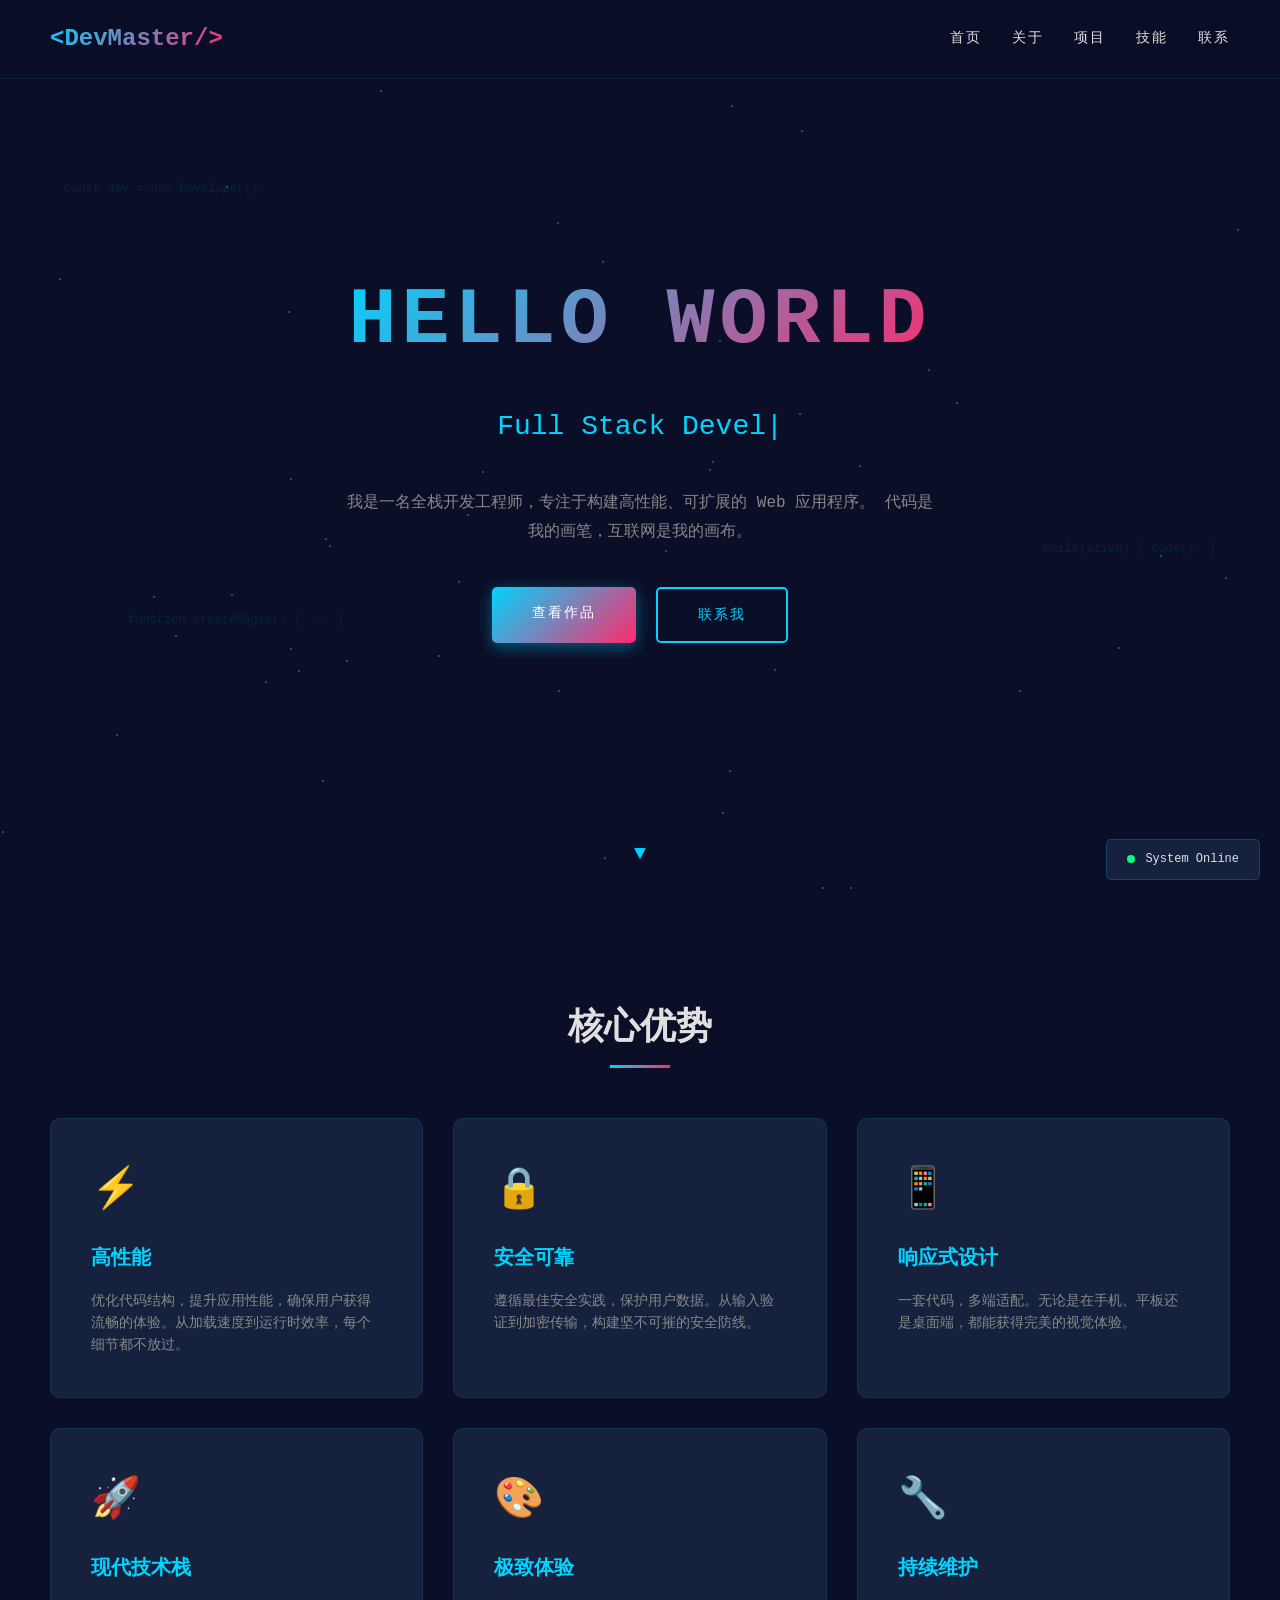
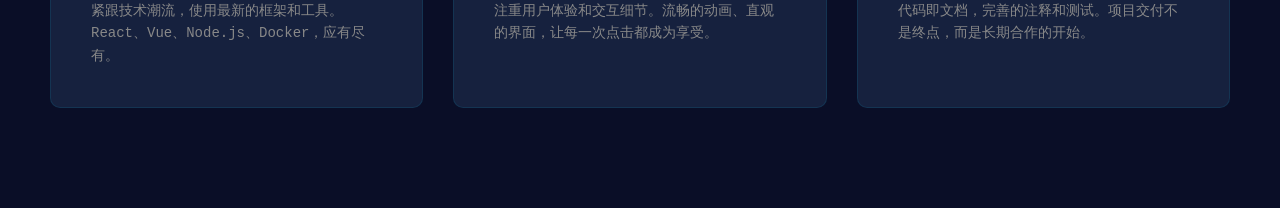
<file: index.html>
<!DOCTYPE html>
<html lang="zh-CN">
<head>
    <meta charset="UTF-8">
    <meta name="viewport" content="width=device-width, initial-scale=1.0">
    <title>DevMaster | Full Stack Developer</title>
    <style>
        * {
            margin: 0;
            padding: 0;
            box-sizing: border-box;
        }

        :root {
            --primary: #00d4ff;
            --secondary: #ff2a6d;
            --bg: #0a0e27;
            --card: #16213e;
            --text: #e0e0e0;
            --dark: #0f0f0f;
        }

        body {
            font-family: 'Consolas', 'Monaco', 'Microsoft YaHei', monospace;
            background: var(--bg);
            color: var(--text);
            overflow-x: hidden;
            line-height: 1.6;
        }

        /* 粒子背景 */
        #particles {
            position: fixed;
            top: 0;
            left: 0;
            width: 100%;
            height: 100%;
            pointer-events: none;
            z-index: 0;
        }

        .particle {
            position: absolute;
            width: 2px;
            height: 2px;
            background: var(--primary);
            border-radius: 50%;
            opacity: 0.5;
            animation: float 10s infinite;
        }

        @keyframes float {
            0%, 100% { transform: translateY(0) translateX(0); opacity: 0.5; }
            50% { transform: translateY(-100vh) translateX(50px); opacity: 1; }
        }

        /* 导航栏 */
        nav {
            position: fixed;
            top: 0;
            width: 100%;
            padding: 20px 50px;
            display: flex;
            justify-content: space-between;
            align-items: center;
            z-index: 1000;
            background: rgba(10, 14, 39, 0.8);
            backdrop-filter: blur(10px);
            border-bottom: 1px solid rgba(0, 212, 255, 0.1);
        }

        .logo {
            font-size: 24px;
            font-weight: bold;
            background: linear-gradient(135deg, var(--primary), var(--secondary));
            -webkit-background-clip: text;
            -webkit-text-fill-color: transparent;
            background-clip: text;
            text-decoration: none;
        }

        .nav-links {
            display: flex;
            gap: 30px;
            list-style: none;
        }

        .nav-links a {
            color: var(--text);
            text-decoration: none;
            font-size: 14px;
            position: relative;
            transition: color 0.3s;
            text-transform: uppercase;
            letter-spacing: 2px;
        }

        .nav-links a::after {
            content: '';
            position: absolute;
            bottom: -5px;
            left: 0;
            width: 0;
            height: 2px;
            background: linear-gradient(90deg, var(--primary), var(--secondary));
            transition: width 0.3s;
        }

        .nav-links a:hover {
            color: var(--primary);
        }

        .nav-links a:hover::after {
            width: 100%;
        }

        /* Hero 区域 */
        .hero {
            height: 100vh;
            display: flex;
            flex-direction: column;
            justify-content: center;
            align-items: center;
            position: relative;
            z-index: 1;
            text-align: center;
            padding: 0 20px;
        }

        .hero h1 {
            font-size: clamp(40px, 8vw, 80px);
            font-weight: 700;
            margin-bottom: 20px;
            background: linear-gradient(135deg, var(--primary), var(--secondary), var(--primary));
            background-size: 200% 200%;
            -webkit-background-clip: text;
            -webkit-text-fill-color: transparent;
            background-clip: text;
            animation: gradientShift 3s ease infinite;
            letter-spacing: 5px;
        }

        @keyframes gradientShift {
            0%, 100% { background-position: 0% 50%; }
            50% { background-position: 100% 50%; }
        }

        .typing {
            font-size: clamp(18px, 3vw, 28px);
            color: var(--primary);
            margin-bottom: 40px;
            min-height: 40px;
        }

        .typing::after {
            content: '|';
            animation: blink 1s infinite;
        }

        @keyframes blink {
            0%, 100% { opacity: 1; }
            50% { opacity: 0; }
        }

        .hero-desc {
            max-width: 600px;
            font-size: 16px;
            color: #888;
            margin-bottom: 40px;
            line-height: 1.8;
        }

        .btn-group {
            display: flex;
            gap: 20px;
            flex-wrap: wrap;
            justify-content: center;
        }

        .btn {
            padding: 15px 40px;
            border: none;
            border-radius: 5px;
            font-size: 14px;
            cursor: pointer;
            text-decoration: none;
            text-transform: uppercase;
            letter-spacing: 2px;
            transition: all 0.3s;
            position: relative;
            overflow: hidden;
            font-family: inherit;
        }

        .btn-primary {
            background: linear-gradient(135deg, var(--primary), var(--secondary));
            color: #fff;
            box-shadow: 0 4px 15px rgba(0, 212, 255, 0.4);
        }

        .btn-primary:hover {
            transform: translateY(-2px);
            box-shadow: 0 8px 25px rgba(0, 212, 255, 0.6);
        }

        .btn-outline {
            background: transparent;
            color: var(--primary);
            border: 2px solid var(--primary);
        }

        .btn-outline:hover {
            background: var(--primary);
            color: var(--bg);
            transform: translateY(-2px);
        }

        /* 滚动指示器 */
        .scroll-indicator {
            position: absolute;
            bottom: 30px;
            left: 50%;
            transform: translateX(-50%);
            animation: bounce 2s infinite;
        }

        .scroll-indicator::before {
            content: '▼';
            color: var(--primary);
            font-size: 20px;
        }

        @keyframes bounce {
            0%, 100% { transform: translateX(-50%) translateY(0); }
            50% { transform: translateX(-50%) translateY(10px); }
        }

        /* 特性区域 */
        .features {
            padding: 100px 50px;
            position: relative;
            z-index: 1;
        }

        .section-title {
            text-align: center;
            font-size: 36px;
            margin-bottom: 60px;
            position: relative;
            display: inline-block;
            left: 50%;
            transform: translateX(-50%);
        }

        .section-title::after {
            content: '';
            position: absolute;
            bottom: -10px;
            left: 50%;
            transform: translateX(-50%);
            width: 60px;
            height: 3px;
            background: linear-gradient(90deg, var(--primary), var(--secondary));
        }

        .feature-grid {
            display: grid;
            grid-template-columns: repeat(auto-fit, minmax(300px, 1fr));
            gap: 30px;
            max-width: 1200px;
            margin: 0 auto;
        }

        .feature-card {
            background: var(--card);
            padding: 40px;
            border-radius: 10px;
            border: 1px solid rgba(0, 212, 255, 0.1);
            transition: all 0.3s;
            position: relative;
            overflow: hidden;
        }

        .feature-card::before {
            content: '';
            position: absolute;
            top: 0;
            left: 0;
            width: 100%;
            height: 3px;
            background: linear-gradient(90deg, var(--primary), var(--secondary));
            transform: scaleX(0);
            transition: transform 0.3s;
        }

        .feature-card:hover::before {
            transform: scaleX(1);
        }

        .feature-card:hover {
            transform: translateY(-5px);
            box-shadow: 0 10px 30px rgba(0, 212, 255, 0.2);
            border-color: rgba(0, 212, 255, 0.3);
        }

        .feature-icon {
            font-size: 40px;
            margin-bottom: 20px;
        }

        .feature-card h3 {
            font-size: 20px;
            margin-bottom: 15px;
            color: var(--primary);
        }

        .feature-card p {
            color: #888;
            font-size: 14px;
        }

        /* 状态栏 */
        .status-bar {
            position: fixed;
            bottom: 20px;
            right: 20px;
            background: var(--card);
            padding: 10px 20px;
            border-radius: 5px;
            border: 1px solid rgba(0, 212, 255, 0.2);
            font-size: 12px;
            z-index: 1000;
            display: flex;
            align-items: center;
            gap: 10px;
        }

        .status-dot {
            width: 8px;
            height: 8px;
            background: #00ff88;
            border-radius: 50%;
            animation: pulse 2s infinite;
        }

        @keyframes pulse {
            0%, 100% { opacity: 1; }
            50% { opacity: 0.5; }
        }

        /* 代码装饰 */
        .code-decoration {
            position: fixed;
            font-family: 'Consolas', monospace;
            font-size: 12px;
            color: rgba(0, 212, 255, 0.1);
            z-index: 0;
            pointer-events: none;
            white-space: pre;
        }

        /* 响应式 */
        @media (max-width: 768px) {
            .nav-links {
                display: none;
            }

            .features {
                padding: 50px 20px;
            }

            .feature-grid {
                grid-template-columns: 1fr;
            }
        }
    </style>
</head>
<body>
    <!-- 粒子背景 -->
    <div id="particles"></div>

    <!-- 代码装饰 -->
    <div class="code-decoration" style="top: 20%; left: 5%;">const dev = new Developer();</div>
    <div class="code-decoration" style="top: 60%; right: 5%;">while(alive) { code(); }</div>
    <div class="code-decoration" style="bottom: 30%; left: 10%;">function createMagic() { ... }</div>

    <!-- 导航栏 -->
    <nav>
        <a href="index.html" class="logo">&lt;DevMaster/&gt;</a>
        <ul class="nav-links">
            <li><a href="index.html">首页</a></li>
            <li><a href="about.html">关于</a></li>
            <li><a href="projects.html">项目</a></li>
            <li><a href="skills.html">技能</a></li>
            <li><a href="contact.html">联系</a></li>
        </ul>
    </nav>

    <!-- Hero -->
    <section class="hero">
        <h1>HELLO WORLD</h1>
        <div class="typing" id="typing"></div>
        <p class="hero-desc">
            我是一名全栈开发工程师，专注于构建高性能、可扩展的 Web 应用程序。
            代码是我的画笔，互联网是我的画布。
        </p>
        <div class="btn-group">
            <a href="projects.html" class="btn btn-primary">查看作品</a>
            <a href="contact.html" class="btn btn-outline">联系我</a>
        </div>
        <div class="scroll-indicator"></div>
    </section>

    <!-- 特性 -->
    <section class="features">
        <h2 class="section-title">核心优势</h2>
        <div class="feature-grid">
            <div class="feature-card">
                <div class="feature-icon">⚡</div>
                <h3>高性能</h3>
                <p>优化代码结构，提升应用性能，确保用户获得流畅的体验。从加载速度到运行时效率，每个细节都不放过。</p>
            </div>
            <div class="feature-card">
                <div class="feature-icon">🔒</div>
                <h3>安全可靠</h3>
                <p>遵循最佳安全实践，保护用户数据。从输入验证到加密传输，构建坚不可摧的安全防线。</p>
            </div>
            <div class="feature-card">
                <div class="feature-icon">📱</div>
                <h3>响应式设计</h3>
                <p>一套代码，多端适配。无论是在手机、平板还是桌面端，都能获得完美的视觉体验。</p>
            </div>
            <div class="feature-card">
                <div class="feature-icon">🚀</div>
                <h3>现代技术栈</h3>
                <p>紧跟技术潮流，使用最新的框架和工具。React、Vue、Node.js、Docker，应有尽有。</p>
            </div>
            <div class="feature-card">
                <div class="feature-icon">🎨</div>
                <h3>极致体验</h3>
                <p>注重用户体验和交互细节。流畅的动画、直观的界面，让每一次点击都成为享受。</p>
            </div>
            <div class="feature-card">
                <div class="feature-icon">🔧</div>
                <h3>持续维护</h3>
                <p>代码即文档，完善的注释和测试。项目交付不是终点，而是长期合作的开始。</p>
            </div>
        </div>
    </section>

    <!-- 状态栏 -->
    <div class="status-bar">
        <div class="status-dot"></div>
        <span>System Online</span>
    </div>

    <script>
        // 生成粒子
        const particles = document.getElementById('particles');
        for (let i = 0; i < 50; i++) {
            const p = document.createElement('div');
            p.className = 'particle';
            p.style.left = Math.random() * 100 + 'vw';
            p.style.top = Math.random() * 100 + 'vh';
            p.style.animationDelay = Math.random() * 10 + 's';
            p.style.animationDuration = (Math.random() * 10 + 10) + 's';
            particles.appendChild(p);
        }

        // 打字机效果
        const texts = [
            'Full Stack Developer',
            'Code is Poetry',
            'Building the Future',
            'Think Different'
        ];
        let textIndex = 0;
        let charIndex = 0;
        let isDeleting = false;
        const typingEl = document.getElementById('typing');

        function type() {
            const current = texts[textIndex];
            if (isDeleting) {
                typingEl.textContent = current.substring(0, charIndex - 1);
                charIndex--;
            } else {
                typingEl.textContent = current.substring(0, charIndex + 1);
                charIndex++;
            }

            let speed = isDeleting ? 50 : 100;
            if (!isDeleting && charIndex === current.length) {
                speed = 2000;
                isDeleting = true;
            } else if (isDeleting && charIndex === 0) {
                isDeleting = false;
                textIndex = (textIndex + 1) % texts.length;
                speed = 500;
            }

            setTimeout(type, speed);
        }
        type();
    </script>
</body>
</html>
</file>
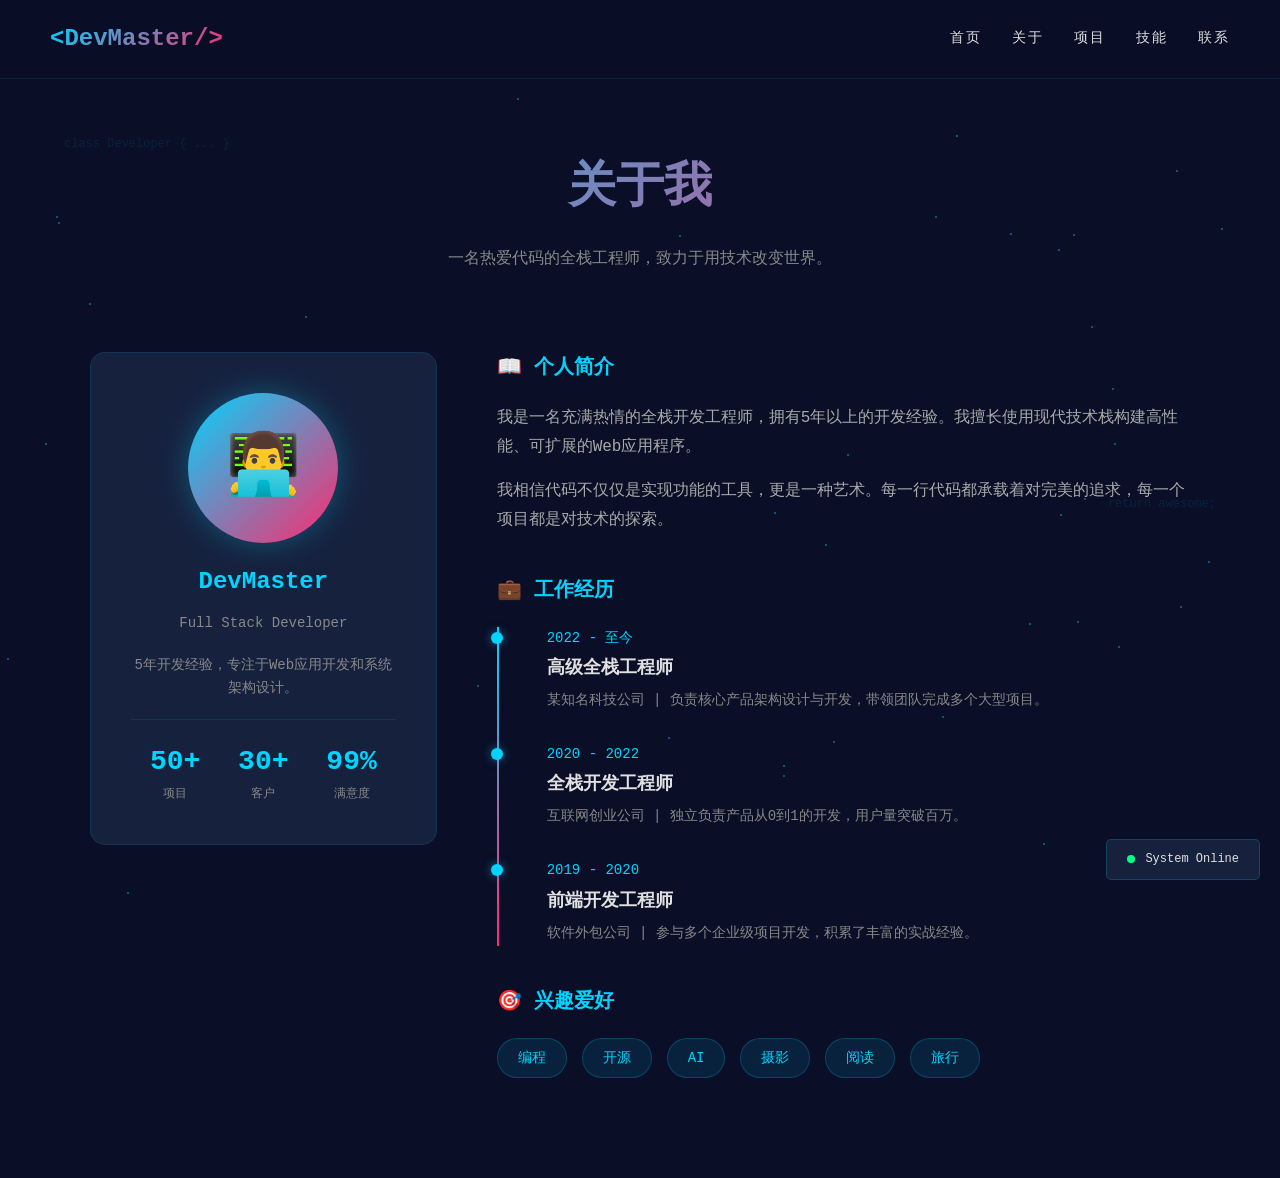
<file: about.html>
<!DOCTYPE html>
<html lang="zh-CN">
<head>
    <meta charset="UTF-8">
    <meta name="viewport" content="width=device-width, initial-scale=1.0">
    <title>关于我 | DevMaster</title>
    <link rel="stylesheet" href="css/style.css">
    <style>
        .about-hero {
            padding: 150px 50px 80px;
            text-align: center;
            position: relative;
            z-index: 1;
        }

        .about-hero h1 {
            font-size: clamp(32px, 5vw, 48px);
            margin-bottom: 20px;
            background: linear-gradient(135deg, var(--primary), var(--secondary));
            -webkit-background-clip: text;
            -webkit-text-fill-color: transparent;
            background-clip: text;
        }

        .about-hero p {
            color: #888;
            max-width: 600px;
            margin: 0 auto;
            font-size: 16px;
        }

        .about-grid {
            display: grid;
            grid-template-columns: 1fr 2fr;
            gap: 60px;
            max-width: 1200px;
            margin: 0 auto;
            padding: 0 50px 100px;
            position: relative;
            z-index: 1;
        }

        .profile-card {
            background: var(--card);
            padding: 40px;
            border-radius: 15px;
            text-align: center;
            border: 1px solid rgba(0, 212, 255, 0.1);
            height: fit-content;
        }

        .avatar {
            width: 150px;
            height: 150px;
            border-radius: 50%;
            background: linear-gradient(135deg, var(--primary), var(--secondary));
            margin: 0 auto 20px;
            display: flex;
            align-items: center;
            justify-content: center;
            font-size: 60px;
            box-shadow: 0 0 30px rgba(0, 212, 255, 0.3);
        }

        .profile-card h2 {
            font-size: 24px;
            margin-bottom: 10px;
            color: var(--primary);
        }

        .profile-card .role {
            color: #888;
            font-size: 14px;
            margin-bottom: 20px;
        }

        .profile-card .stats {
            display: flex;
            justify-content: space-around;
            margin-top: 20px;
            padding-top: 20px;
            border-top: 1px solid rgba(0, 212, 255, 0.1);
        }

        .stat-item h3 {
            font-size: 28px;
            color: var(--primary);
        }

        .stat-item p {
            font-size: 12px;
            color: #888;
        }

        .info-section h3 {
            color: var(--primary);
            font-size: 20px;
            margin-bottom: 20px;
            display: flex;
            align-items: center;
            gap: 10px;
        }

        .info-section p {
            color: #aaa;
            line-height: 1.8;
            margin-bottom: 15px;
        }

        .timeline {
            position: relative;
            padding-left: 30px;
        }

        .timeline::before {
            content: '';
            position: absolute;
            left: 0;
            top: 0;
            bottom: 0;
            width: 2px;
            background: linear-gradient(to bottom, var(--primary), var(--secondary));
        }

        .timeline-item {
            position: relative;
            margin-bottom: 30px;
            padding-left: 20px;
        }

        .timeline-item::before {
            content: '';
            position: absolute;
            left: -36px;
            top: 5px;
            width: 12px;
            height: 12px;
            border-radius: 50%;
            background: var(--primary);
            box-shadow: 0 0 10px rgba(0, 212, 255, 0.5);
        }

        .timeline-item .year {
            color: var(--primary);
            font-size: 14px;
            margin-bottom: 5px;
        }

        .timeline-item h4 {
            font-size: 18px;
            margin-bottom: 5px;
        }

        .timeline-item p {
            color: #888;
            font-size: 14px;
        }

        .interests {
            display: flex;
            gap: 15px;
            flex-wrap: wrap;
            margin-top: 20px;
        }

        .interest-tag {
            padding: 8px 20px;
            background: rgba(0, 212, 255, 0.1);
            border: 1px solid rgba(0, 212, 255, 0.2);
            border-radius: 20px;
            font-size: 14px;
            color: var(--primary);
            transition: all 0.3s;
        }

        .interest-tag:hover {
            background: rgba(0, 212, 255, 0.2);
            transform: translateY(-2px);
        }

        @media (max-width: 768px) {
            .about-grid {
                grid-template-columns: 1fr;
                padding: 0 20px 50px;
            }

            .about-hero {
                padding: 120px 20px 50px;
            }
        }
    </style>
</head>
<body>
    <div id="particles"></div>

    <div class="code-decoration" style="top: 15%; left: 5%;">class Developer { ... }</div>
    <div class="code-decoration" style="top: 55%; right: 5%;">return awesome;</div>

    <nav>
        <a href="index.html" class="logo">&lt;DevMaster/&gt;</a>
        <ul class="nav-links">
            <li><a href="index.html">首页</a></li>
            <li><a href="about.html">关于</a></li>
            <li><a href="projects.html">项目</a></li>
            <li><a href="skills.html">技能</a></li>
            <li><a href="contact.html">联系</a></li>
        </ul>
    </nav>

    <section class="about-hero">
        <h1>关于我</h1>
        <p>一名热爱代码的全栈工程师，致力于用技术改变世界。</p>
    </section>

    <div class="about-grid">
        <div class="profile-card">
            <div class="avatar">👨‍💻</div>
            <h2>DevMaster</h2>
            <p class="role">Full Stack Developer</p>
            <p style="color: #888; font-size: 14px;">5年开发经验，专注于Web应用开发和系统架构设计。</p>
            <div class="stats">
                <div class="stat-item">
                    <h3>50+</h3>
                    <p>项目</p>
                </div>
                <div class="stat-item">
                    <h3>30+</h3>
                    <p>客户</p>
                </div>
                <div class="stat-item">
                    <h3>99%</h3>
                    <p>满意度</p>
                </div>
            </div>
        </div>

        <div class="info-section">
            <h3>📖 个人简介</h3>
            <p>我是一名充满热情的全栈开发工程师，拥有5年以上的开发经验。我擅长使用现代技术栈构建高性能、可扩展的Web应用程序。</p>
            <p>我相信代码不仅仅是实现功能的工具，更是一种艺术。每一行代码都承载着对完美的追求，每一个项目都是对技术的探索。</p>

            <h3 style="margin-top: 40px;">💼 工作经历</h3>
            <div class="timeline">
                <div class="timeline-item">
                    <div class="year">2022 - 至今</div>
                    <h4>高级全栈工程师</h4>
                    <p>某知名科技公司 | 负责核心产品架构设计与开发，带领团队完成多个大型项目。</p>
                </div>
                <div class="timeline-item">
                    <div class="year">2020 - 2022</div>
                    <h4>全栈开发工程师</h4>
                    <p>互联网创业公司 | 独立负责产品从0到1的开发，用户量突破百万。</p>
                </div>
                <div class="timeline-item">
                    <div class="year">2019 - 2020</div>
                    <h4>前端开发工程师</h4>
                    <p>软件外包公司 | 参与多个企业级项目开发，积累了丰富的实战经验。</p>
                </div>
            </div>

            <h3 style="margin-top: 40px;">🎯 兴趣爱好</h3>
            <div class="interests">
                <span class="interest-tag">编程</span>
                <span class="interest-tag">开源</span>
                <span class="interest-tag">AI</span>
                <span class="interest-tag">摄影</span>
                <span class="interest-tag">阅读</span>
                <span class="interest-tag">旅行</span>
            </div>
        </div>
    </div>

    <div class="status-bar">
        <div class="status-dot"></div>
        <span>System Online</span>
    </div>

    <script>
        const particles = document.getElementById('particles');
        for (let i = 0; i < 50; i++) {
            const p = document.createElement('div');
            p.className = 'particle';
            p.style.left = Math.random() * 100 + 'vw';
            p.style.top = Math.random() * 100 + 'vh';
            p.style.animationDelay = Math.random() * 10 + 's';
            p.style.animationDuration = (Math.random() * 10 + 10) + 's';
            particles.appendChild(p);
        }
    </script>
</body>
</html>
</file>
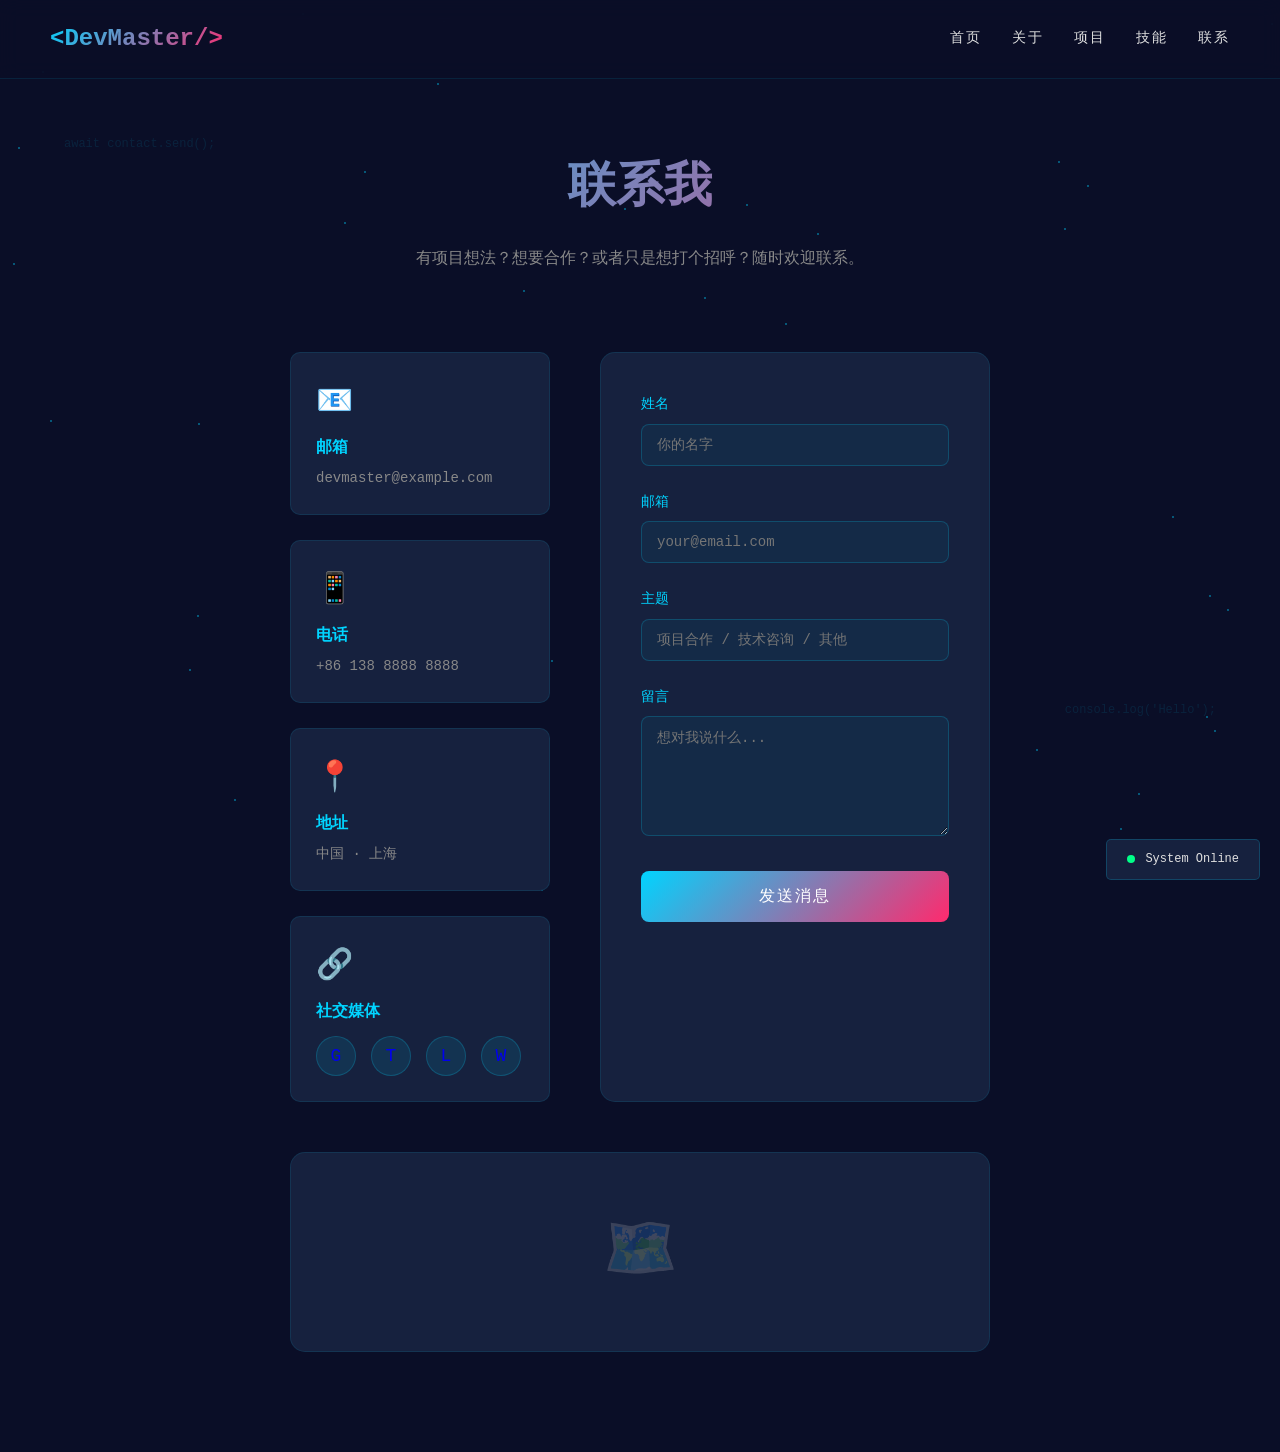
<file: contact.html>
<!DOCTYPE html>
<html lang="zh-CN">
<head>
    <meta charset="UTF-8">
    <meta name="viewport" content="width=device-width, initial-scale=1.0">
    <title>联系我 | DevMaster</title>
    <link rel="stylesheet" href="css/style.css">
    <style>
        .contact-hero {
            padding: 150px 50px 80px;
            text-align: center;
            position: relative;
            z-index: 1;
        }

        .contact-hero h1 {
            font-size: clamp(32px, 5vw, 48px);
            margin-bottom: 20px;
            background: linear-gradient(135deg, var(--primary), var(--secondary));
            -webkit-background-clip: text;
            -webkit-text-fill-color: transparent;
            background-clip: text;
        }

        .contact-hero p {
            color: #888;
            max-width: 600px;
            margin: 0 auto;
            font-size: 16px;
        }

        .contact-container {
            max-width: 800px;
            margin: 0 auto;
            padding: 0 50px 100px;
            position: relative;
            z-index: 1;
        }

        .contact-grid {
            display: grid;
            grid-template-columns: 1fr 1.5fr;
            gap: 50px;
        }

        .contact-info {
            display: flex;
            flex-direction: column;
            gap: 25px;
        }

        .info-item {
            background: var(--card);
            padding: 25px;
            border-radius: 10px;
            border: 1px solid rgba(0, 212, 255, 0.1);
            transition: all 0.3s;
        }

        .info-item:hover {
            transform: translateY(-5px);
            border-color: rgba(0, 212, 255, 0.3);
            box-shadow: 0 10px 30px rgba(0, 212, 255, 0.2);
        }

        .info-item .icon {
            font-size: 30px;
            margin-bottom: 10px;
        }

        .info-item h3 {
            font-size: 16px;
            color: var(--primary);
            margin-bottom: 5px;
        }

        .info-item p {
            color: #888;
            font-size: 14px;
        }

        .social-links {
            display: flex;
            gap: 15px;
            margin-top: 10px;
        }

        .social-links a {
            width: 40px;
            height: 40px;
            border-radius: 50%;
            background: rgba(0, 212, 255, 0.1);
            border: 1px solid rgba(0, 212, 255, 0.2);
            display: flex;
            align-items: center;
            justify-content: center;
            font-size: 18px;
            text-decoration: none;
            transition: all 0.3s;
        }

        .social-links a:hover {
            background: var(--primary);
            transform: translateY(-3px);
            box-shadow: 0 5px 15px rgba(0, 212, 255, 0.4);
        }

        .contact-form {
            background: var(--card);
            padding: 40px;
            border-radius: 15px;
            border: 1px solid rgba(0, 212, 255, 0.1);
        }

        .form-group {
            margin-bottom: 25px;
        }

        .form-group label {
            display: block;
            margin-bottom: 8px;
            color: var(--primary);
            font-size: 14px;
        }

        .form-group input,
        .form-group textarea {
            width: 100%;
            padding: 12px 15px;
            background: rgba(0, 212, 255, 0.05);
            border: 1px solid rgba(0, 212, 255, 0.2);
            border-radius: 8px;
            color: var(--text);
            font-family: inherit;
            font-size: 14px;
            transition: all 0.3s;
            outline: none;
        }

        .form-group input:focus,
        .form-group textarea:focus {
            border-color: var(--primary);
            box-shadow: 0 0 10px rgba(0, 212, 255, 0.2);
        }

        .form-group textarea {
            min-height: 120px;
            resize: vertical;
        }

        .submit-btn {
            width: 100%;
            padding: 15px;
            background: linear-gradient(135deg, var(--primary), var(--secondary));
            border: none;
            border-radius: 8px;
            color: #fff;
            font-size: 16px;
            font-family: inherit;
            cursor: pointer;
            transition: all 0.3s;
            text-transform: uppercase;
            letter-spacing: 2px;
        }

        .submit-btn:hover {
            transform: translateY(-2px);
            box-shadow: 0 8px 25px rgba(0, 212, 255, 0.4);
        }

        .map-placeholder {
            margin-top: 50px;
            height: 200px;
            background: var(--card);
            border-radius: 15px;
            border: 1px solid rgba(0, 212, 255, 0.1);
            display: flex;
            align-items: center;
            justify-content: center;
            font-size: 60px;
            color: rgba(0, 212, 255, 0.2);
        }

        @media (max-width: 768px) {
            .contact-grid {
                grid-template-columns: 1fr;
            }

            .contact-container {
                padding: 0 20px 50px;
            }

            .contact-hero {
                padding: 120px 20px 50px;
            }
        }
    </style>
</head>
<body>
    <div id="particles"></div>

    <div class="code-decoration" style="top: 15%; left: 5%;">await contact.send();</div>
    <div class="code-decoration" style="bottom: 20%; right: 5%;">console.log('Hello');</div>

    <nav>
        <a href="index.html" class="logo">&lt;DevMaster/&gt;</a>
        <ul class="nav-links">
            <li><a href="index.html">首页</a></li>
            <li><a href="about.html">关于</a></li>
            <li><a href="projects.html">项目</a></li>
            <li><a href="skills.html">技能</a></li>
            <li><a href="contact.html">联系</a></li>
        </ul>
    </nav>

    <section class="contact-hero">
        <h1>联系我</h1>
        <p>有项目想法？想要合作？或者只是想打个招呼？随时欢迎联系。</p>
    </section>

    <div class="contact-container">
        <div class="contact-grid">
            <div class="contact-info">
                <div class="info-item">
                    <div class="icon">📧</div>
                    <h3>邮箱</h3>
                    <p>devmaster@example.com</p>
                </div>
                <div class="info-item">
                    <div class="icon">📱</div>
                    <h3>电话</h3>
                    <p>+86 138 8888 8888</p>
                </div>
                <div class="info-item">
                    <div class="icon">📍</div>
                    <h3>地址</h3>
                    <p>中国 · 上海</p>
                </div>
                <div class="info-item">
                    <div class="icon">🔗</div>
                    <h3>社交媒体</h3>
                    <div class="social-links">
                        <a href="#">G</a>
                        <a href="#">T</a>
                        <a href="#">L</a>
                        <a href="#">W</a>
                    </div>
                </div>
            </div>

            <div class="contact-form">
                <form onsubmit="event.preventDefault(); alert('消息已发送！');">
                    <div class="form-group">
                        <label>姓名</label>
                        <input type="text" placeholder="你的名字" required>
                    </div>
                    <div class="form-group">
                        <label>邮箱</label>
                        <input type="email" placeholder="your@email.com" required>
                    </div>
                    <div class="form-group">
                        <label>主题</label>
                        <input type="text" placeholder="项目合作 / 技术咨询 / 其他" required>
                    </div>
                    <div class="form-group">
                        <label>留言</label>
                        <textarea placeholder="想对我说什么..." required></textarea>
                    </div>
                    <button type="submit" class="submit-btn">发送消息</button>
                </form>
            </div>
        </div>

        <div class="map-placeholder">🗺️</div>
    </div>

    <div class="status-bar">
        <div class="status-dot"></div>
        <span>System Online</span>
    </div>

    <script>
        const particles = document.getElementById('particles');
        for (let i = 0; i < 50; i++) {
            const p = document.createElement('div');
            p.className = 'particle';
            p.style.left = Math.random() * 100 + 'vw';
            p.style.top = Math.random() * 100 + 'vh';
            p.style.animationDelay = Math.random() * 10 + 's';
            p.style.animationDuration = (Math.random() * 10 + 10) + 's';
            particles.appendChild(p);
        }
    </script>
</body>
</html>
</file>
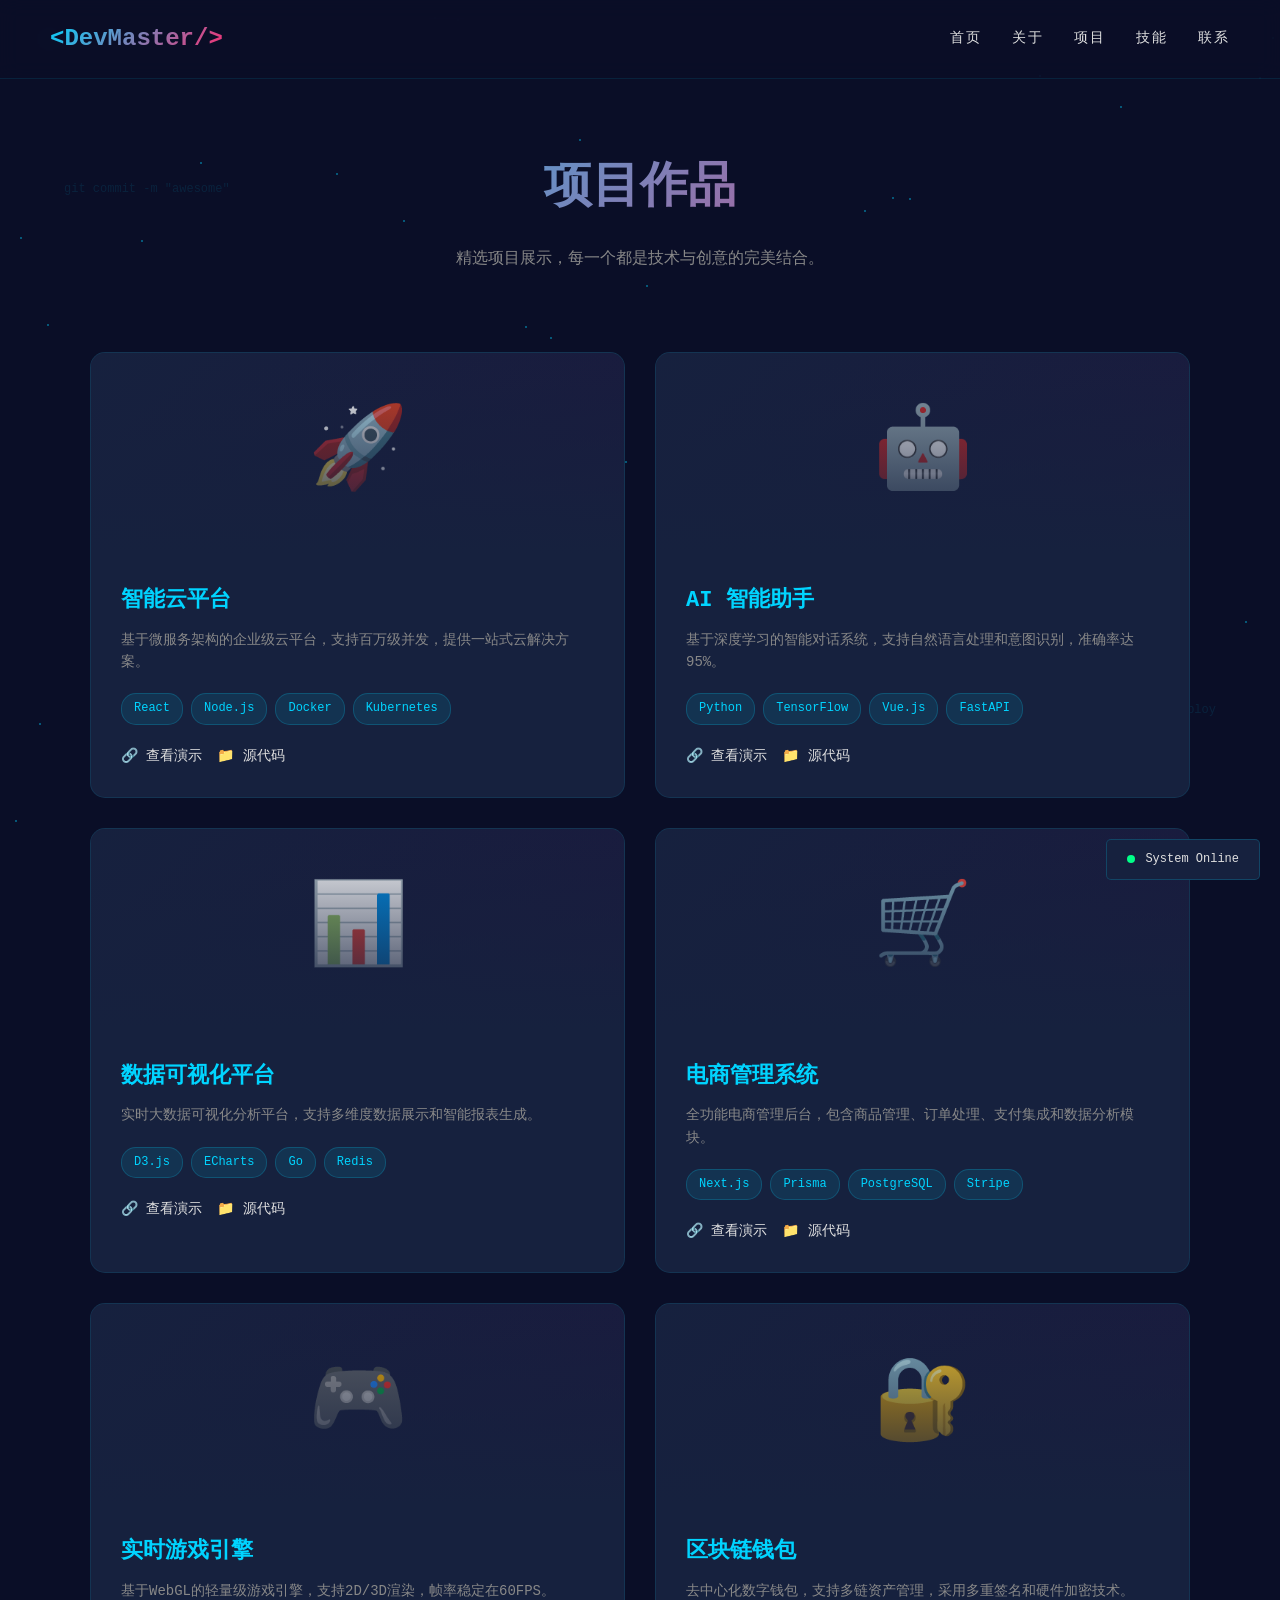
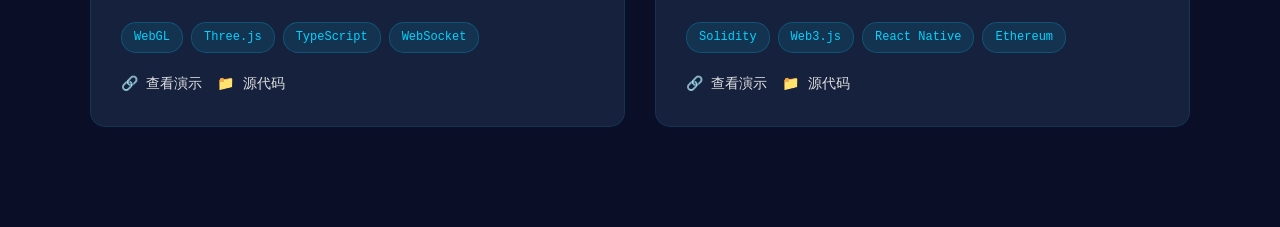
<file: projects.html>
<!DOCTYPE html>
<html lang="zh-CN">
<head>
    <meta charset="UTF-8">
    <meta name="viewport" content="width=device-width, initial-scale=1.0">
    <title>项目作品 | DevMaster</title>
    <link rel="stylesheet" href="css/style.css">
    <style>
        .projects-hero {
            padding: 150px 50px 80px;
            text-align: center;
            position: relative;
            z-index: 1;
        }

        .projects-hero h1 {
            font-size: clamp(32px, 5vw, 48px);
            margin-bottom: 20px;
            background: linear-gradient(135deg, var(--primary), var(--secondary));
            -webkit-background-clip: text;
            -webkit-text-fill-color: transparent;
            background-clip: text;
        }

        .projects-hero p {
            color: #888;
            max-width: 600px;
            margin: 0 auto;
            font-size: 16px;
        }

        .projects-grid {
            display: grid;
            grid-template-columns: repeat(auto-fit, minmax(350px, 1fr));
            gap: 30px;
            max-width: 1200px;
            margin: 0 auto;
            padding: 0 50px 100px;
            position: relative;
            z-index: 1;
        }

        .project-card {
            background: var(--card);
            border-radius: 15px;
            overflow: hidden;
            border: 1px solid rgba(0, 212, 255, 0.1);
            transition: all 0.3s;
            position: relative;
        }

        .project-card:hover {
            transform: translateY(-10px);
            box-shadow: 0 20px 40px rgba(0, 212, 255, 0.2);
            border-color: rgba(0, 212, 255, 0.3);
        }

        .project-image {
            width: 100%;
            height: 200px;
            background: linear-gradient(135deg, var(--card), #1a1a3e);
            display: flex;
            align-items: center;
            justify-content: center;
            font-size: 80px;
            position: relative;
            overflow: hidden;
        }

        .project-image::after {
            content: '';
            position: absolute;
            top: 0;
            left: 0;
            right: 0;
            bottom: 0;
            background: linear-gradient(to bottom, transparent 0%, var(--card) 100%);
        }

        .project-content {
            padding: 30px;
        }

        .project-content h3 {
            font-size: 22px;
            margin-bottom: 10px;
            color: var(--primary);
        }

        .project-content p {
            color: #888;
            font-size: 14px;
            margin-bottom: 20px;
            line-height: 1.6;
        }

        .tech-stack {
            display: flex;
            gap: 8px;
            flex-wrap: wrap;
            margin-bottom: 20px;
        }

        .tech-tag {
            padding: 5px 12px;
            background: rgba(0, 212, 255, 0.1);
            border: 1px solid rgba(0, 212, 255, 0.2);
            border-radius: 15px;
            font-size: 12px;
            color: var(--primary);
        }

        .project-links {
            display: flex;
            gap: 15px;
        }

        .project-links a {
            color: var(--text);
            text-decoration: none;
            font-size: 14px;
            display: flex;
            align-items: center;
            gap: 5px;
            transition: color 0.3s;
        }

        .project-links a:hover {
            color: var(--primary);
        }

        @media (max-width: 768px) {
            .projects-grid {
                grid-template-columns: 1fr;
                padding: 0 20px 50px;
            }

            .projects-hero {
                padding: 120px 20px 50px;
            }
        }
    </style>
</head>
<body>
    <div id="particles"></div>

    <div class="code-decoration" style="top: 20%; left: 5%;">git commit -m "awesome"</div>
    <div class="code-decoration" style="bottom: 20%; right: 5%;">npm run deploy</div>

    <nav>
        <a href="index.html" class="logo">&lt;DevMaster/&gt;</a>
        <ul class="nav-links">
            <li><a href="index.html">首页</a></li>
            <li><a href="about.html">关于</a></li>
            <li><a href="projects.html">项目</a></li>
            <li><a href="skills.html">技能</a></li>
            <li><a href="contact.html">联系</a></li>
        </ul>
    </nav>

    <section class="projects-hero">
        <h1>项目作品</h1>
        <p>精选项目展示，每一个都是技术与创意的完美结合。</p>
    </section>

    <div class="projects-grid">
        <div class="project-card">
            <div class="project-image">🚀</div>
            <div class="project-content">
                <h3>智能云平台</h3>
                <p>基于微服务架构的企业级云平台，支持百万级并发，提供一站式云解决方案。</p>
                <div class="tech-stack">
                    <span class="tech-tag">React</span>
                    <span class="tech-tag">Node.js</span>
                    <span class="tech-tag">Docker</span>
                    <span class="tech-tag">Kubernetes</span>
                </div>
                <div class="project-links">
                    <a href="#">🔗 查看演示</a>
                    <a href="#">📁 源代码</a>
                </div>
            </div>
        </div>

        <div class="project-card">
            <div class="project-image">🤖</div>
            <div class="project-content">
                <h3>AI 智能助手</h3>
                <p>基于深度学习的智能对话系统，支持自然语言处理和意图识别，准确率达95%。</p>
                <div class="tech-stack">
                    <span class="tech-tag">Python</span>
                    <span class="tech-tag">TensorFlow</span>
                    <span class="tech-tag">Vue.js</span>
                    <span class="tech-tag">FastAPI</span>
                </div>
                <div class="project-links">
                    <a href="#">🔗 查看演示</a>
                    <a href="#">📁 源代码</a>
                </div>
            </div>
        </div>

        <div class="project-card">
            <div class="project-image">📊</div>
            <div class="project-content">
                <h3>数据可视化平台</h3>
                <p>实时大数据可视化分析平台，支持多维度数据展示和智能报表生成。</p>
                <div class="tech-stack">
                    <span class="tech-tag">D3.js</span>
                    <span class="tech-tag">ECharts</span>
                    <span class="tech-tag">Go</span>
                    <span class="tech-tag">Redis</span>
                </div>
                <div class="project-links">
                    <a href="#">🔗 查看演示</a>
                    <a href="#">📁 源代码</a>
                </div>
            </div>
        </div>

        <div class="project-card">
            <div class="project-image">🛒</div>
            <div class="project-content">
                <h3>电商管理系统</h3>
                <p>全功能电商管理后台，包含商品管理、订单处理、支付集成和数据分析模块。</p>
                <div class="tech-stack">
                    <span class="tech-tag">Next.js</span>
                    <span class="tech-tag">Prisma</span>
                    <span class="tech-tag">PostgreSQL</span>
                    <span class="tech-tag">Stripe</span>
                </div>
                <div class="project-links">
                    <a href="#">🔗 查看演示</a>
                    <a href="#">📁 源代码</a>
                </div>
            </div>
        </div>

        <div class="project-card">
            <div class="project-image">🎮</div>
            <div class="project-content">
                <h3>实时游戏引擎</h3>
                <p>基于WebGL的轻量级游戏引擎，支持2D/3D渲染，帧率稳定在60FPS。</p>
                <div class="tech-stack">
                    <span class="tech-tag">WebGL</span>
                    <span class="tech-tag">Three.js</span>
                    <span class="tech-tag">TypeScript</span>
                    <span class="tech-tag">WebSocket</span>
                </div>
                <div class="project-links">
                    <a href="#">🔗 查看演示</a>
                    <a href="#">📁 源代码</a>
                </div>
            </div>
        </div>

        <div class="project-card">
            <div class="project-image">🔐</div>
            <div class="project-content">
                <h3>区块链钱包</h3>
                <p>去中心化数字钱包，支持多链资产管理，采用多重签名和硬件加密技术。</p>
                <div class="tech-stack">
                    <span class="tech-tag">Solidity</span>
                    <span class="tech-tag">Web3.js</span>
                    <span class="tech-tag">React Native</span>
                    <span class="tech-tag">Ethereum</span>
                </div>
                <div class="project-links">
                    <a href="#">🔗 查看演示</a>
                    <a href="#">📁 源代码</a>
                </div>
            </div>
        </div>
    </div>

    <div class="status-bar">
        <div class="status-dot"></div>
        <span>System Online</span>
    </div>

    <script>
        const particles = document.getElementById('particles');
        for (let i = 0; i < 50; i++) {
            const p = document.createElement('div');
            p.className = 'particle';
            p.style.left = Math.random() * 100 + 'vw';
            p.style.top = Math.random() * 100 + 'vh';
            p.style.animationDelay = Math.random() * 10 + 's';
            p.style.animationDuration = (Math.random() * 10 + 10) + 's';
            particles.appendChild(p);
        }
    </script>
</body>
</html>
</file>
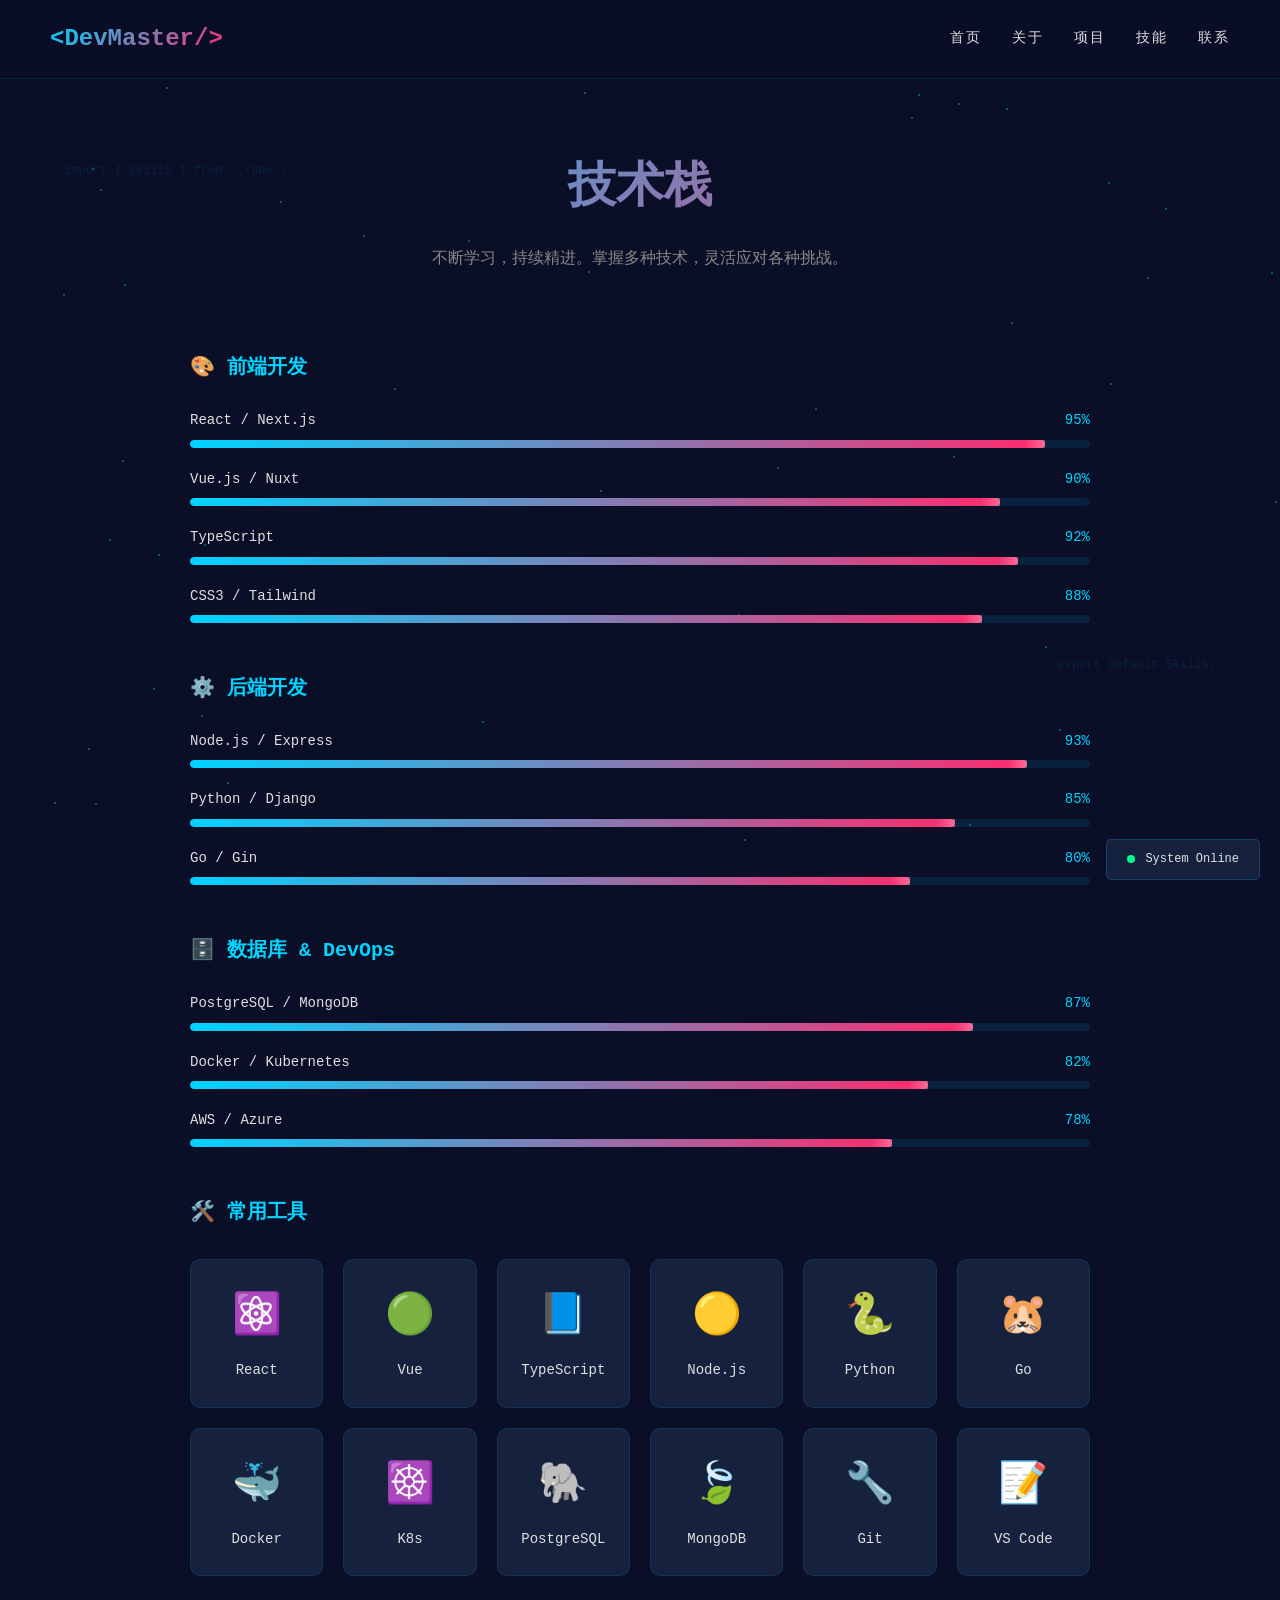
<file: skills.html>
<!DOCTYPE html>
<html lang="zh-CN">
<head>
    <meta charset="UTF-8">
    <meta name="viewport" content="width=device-width, initial-scale=1.0">
    <title>技能栈 | DevMaster</title>
    <link rel="stylesheet" href="css/style.css">
    <style>
        .skills-hero {
            padding: 150px 50px 80px;
            text-align: center;
            position: relative;
            z-index: 1;
        }

        .skills-hero h1 {
            font-size: clamp(32px, 5vw, 48px);
            margin-bottom: 20px;
            background: linear-gradient(135deg, var(--primary), var(--secondary));
            -webkit-background-clip: text;
            -webkit-text-fill-color: transparent;
            background-clip: text;
        }

        .skills-hero p {
            color: #888;
            max-width: 600px;
            margin: 0 auto;
            font-size: 16px;
        }

        .skills-container {
            max-width: 1000px;
            margin: 0 auto;
            padding: 0 50px 100px;
            position: relative;
            z-index: 1;
        }

        .skill-category {
            margin-bottom: 50px;
        }

        .skill-category h3 {
            font-size: 20px;
            color: var(--primary);
            margin-bottom: 25px;
            display: flex;
            align-items: center;
            gap: 10px;
        }

        .skill-item {
            margin-bottom: 20px;
        }

        .skill-header {
            display: flex;
            justify-content: space-between;
            margin-bottom: 8px;
        }

        .skill-name {
            font-size: 14px;
            color: var(--text);
        }

        .skill-percent {
            font-size: 14px;
            color: var(--primary);
        }

        .skill-bar {
            width: 100%;
            height: 8px;
            background: rgba(0, 212, 255, 0.1);
            border-radius: 4px;
            overflow: hidden;
        }

        .skill-progress {
            height: 100%;
            background: linear-gradient(90deg, var(--primary), var(--secondary));
            border-radius: 4px;
            transition: width 2s ease-out;
            width: 0;
            position: relative;
        }

        .skill-progress::after {
            content: '';
            position: absolute;
            right: 0;
            top: 0;
            bottom: 0;
            width: 20px;
            background: linear-gradient(90deg, transparent, rgba(255,255,255,0.3));
        }

        .tools-grid {
            display: grid;
            grid-template-columns: repeat(auto-fit, minmax(120px, 1fr));
            gap: 20px;
            margin-top: 30px;
        }

        .tool-item {
            background: var(--card);
            padding: 25px 15px;
            border-radius: 10px;
            text-align: center;
            border: 1px solid rgba(0, 212, 255, 0.1);
            transition: all 0.3s;
        }

        .tool-item:hover {
            transform: translateY(-5px);
            border-color: rgba(0, 212, 255, 0.3);
            box-shadow: 0 10px 30px rgba(0, 212, 255, 0.2);
        }

        .tool-icon {
            font-size: 40px;
            margin-bottom: 10px;
        }

        .tool-name {
            font-size: 14px;
            color: var(--text);
        }

        @media (max-width: 768px) {
            .skills-container {
                padding: 0 20px 50px;
            }

            .skills-hero {
                padding: 120px 20px 50px;
            }

            .tools-grid {
                grid-template-columns: repeat(3, 1fr);
            }
        }
    </style>
</head>
<body>
    <div id="particles"></div>

    <div class="code-decoration" style="top: 18%; left: 5%;">import { Skills } from './dev';</div>
    <div class="code-decoration" style="bottom: 25%; right: 5%;">export default Skills;</div>

    <nav>
        <a href="index.html" class="logo">&lt;DevMaster/&gt;</a>
        <ul class="nav-links">
            <li><a href="index.html">首页</a></li>
            <li><a href="about.html">关于</a></li>
            <li><a href="projects.html">项目</a></li>
            <li><a href="skills.html">技能</a></li>
            <li><a href="contact.html">联系</a></li>
        </ul>
    </nav>

    <section class="skills-hero">
        <h1>技术栈</h1>
        <p>不断学习，持续精进。掌握多种技术，灵活应对各种挑战。</p>
    </section>

    <div class="skills-container">
        <div class="skill-category">
            <h3>🎨 前端开发</h3>
            <div class="skill-item">
                <div class="skill-header">
                    <span class="skill-name">React / Next.js</span>
                    <span class="skill-percent">95%</span>
                </div>
                <div class="skill-bar"><div class="skill-progress" data-width="95"></div></div>
            </div>
            <div class="skill-item">
                <div class="skill-header">
                    <span class="skill-name">Vue.js / Nuxt</span>
                    <span class="skill-percent">90%</span>
                </div>
                <div class="skill-bar"><div class="skill-progress" data-width="90"></div></div>
            </div>
            <div class="skill-item">
                <div class="skill-header">
                    <span class="skill-name">TypeScript</span>
                    <span class="skill-percent">92%</span>
                </div>
                <div class="skill-bar"><div class="skill-progress" data-width="92"></div></div>
            </div>
            <div class="skill-item">
                <div class="skill-header">
                    <span class="skill-name">CSS3 / Tailwind</span>
                    <span class="skill-percent">88%</span>
                </div>
                <div class="skill-bar"><div class="skill-progress" data-width="88"></div></div>
            </div>
        </div>

        <div class="skill-category">
            <h3>⚙️ 后端开发</h3>
            <div class="skill-item">
                <div class="skill-header">
                    <span class="skill-name">Node.js / Express</span>
                    <span class="skill-percent">93%</span>
                </div>
                <div class="skill-bar"><div class="skill-progress" data-width="93"></div></div>
            </div>
            <div class="skill-item">
                <div class="skill-header">
                    <span class="skill-name">Python / Django</span>
                    <span class="skill-percent">85%</span>
                </div>
                <div class="skill-bar"><div class="skill-progress" data-width="85"></div></div>
            </div>
            <div class="skill-item">
                <div class="skill-header">
                    <span class="skill-name">Go / Gin</span>
                    <span class="skill-percent">80%</span>
                </div>
                <div class="skill-bar"><div class="skill-progress" data-width="80"></div></div>
            </div>
        </div>

        <div class="skill-category">
            <h3>🗄️ 数据库 & DevOps</h3>
            <div class="skill-item">
                <div class="skill-header">
                    <span class="skill-name">PostgreSQL / MongoDB</span>
                    <span class="skill-percent">87%</span>
                </div>
                <div class="skill-bar"><div class="skill-progress" data-width="87"></div></div>
            </div>
            <div class="skill-item">
                <div class="skill-header">
                    <span class="skill-name">Docker / Kubernetes</span>
                    <span class="skill-percent">82%</span>
                </div>
                <div class="skill-bar"><div class="skill-progress" data-width="82"></div></div>
            </div>
            <div class="skill-item">
                <div class="skill-header">
                    <span class="skill-name">AWS / Azure</span>
                    <span class="skill-percent">78%</span>
                </div>
                <div class="skill-bar"><div class="skill-progress" data-width="78"></div></div>
            </div>
        </div>

        <div class="skill-category">
            <h3>🛠️ 常用工具</h3>
            <div class="tools-grid">
                <div class="tool-item"><div class="tool-icon">⚛️</div><div class="tool-name">React</div></div>
                <div class="tool-item"><div class="tool-icon">🟢</div><div class="tool-name">Vue</div></div>
                <div class="tool-item"><div class="tool-icon">📘</div><div class="tool-name">TypeScript</div></div>
                <div class="tool-item"><div class="tool-icon">🟡</div><div class="tool-name">Node.js</div></div>
                <div class="tool-item"><div class="tool-icon">🐍</div><div class="tool-name">Python</div></div>
                <div class="tool-item"><div class="tool-icon">🐹</div><div class="tool-name">Go</div></div>
                <div class="tool-item"><div class="tool-icon">🐳</div><div class="tool-name">Docker</div></div>
                <div class="tool-item"><div class="tool-icon">☸️</div><div class="tool-name">K8s</div></div>
                <div class="tool-item"><div class="tool-icon">🐘</div><div class="tool-name">PostgreSQL</div></div>
                <div class="tool-item"><div class="tool-icon">🍃</div><div class="tool-name">MongoDB</div></div>
                <div class="tool-item"><div class="tool-icon">🔧</div><div class="tool-name">Git</div></div>
                <div class="tool-item"><div class="tool-icon">📝</div><div class="tool-name">VS Code</div></div>
            </div>
        </div>
    </div>

    <div class="status-bar">
        <div class="status-dot"></div>
        <span>System Online</span>
    </div>

    <script>
        const particles = document.getElementById('particles');
        for (let i = 0; i < 50; i++) {
            const p = document.createElement('div');
            p.className = 'particle';
            p.style.left = Math.random() * 100 + 'vw';
            p.style.top = Math.random() * 100 + 'vh';
            p.style.animationDelay = Math.random() * 10 + 's';
            p.style.animationDuration = (Math.random() * 10 + 10) + 's';
            particles.appendChild(p);
        }

        // 动画进度条
        const observer = new IntersectionObserver((entries) => {
            entries.forEach(entry => {
                if (entry.isIntersecting) {
                    const bar = entry.target;
                    const width = bar.getAttribute('data-width');
                    bar.style.width = width + '%';
                }
            });
        });

        document.querySelectorAll('.skill-progress').forEach(bar => {
            observer.observe(bar);
        });
    </script>
</body>
</html>
</file>
<file: css/style.css>
:root {
    --primary: #00d4ff;
    --secondary: #ff2a6d;
    --bg: #0a0e27;
    --card: #16213e;
    --text: #e0e0e0;
    --dark: #0f0f0f;
}

* {
    margin: 0;
    padding: 0;
    box-sizing: border-box;
}

body {
    font-family: 'Consolas', 'Monaco', 'Microsoft YaHei', monospace;
    background: var(--bg);
    color: var(--text);
    overflow-x: hidden;
    line-height: 1.6;
}

/* 粒子背景 */
#particles {
    position: fixed;
    top: 0;
    left: 0;
    width: 100%;
    height: 100%;
    pointer-events: none;
    z-index: 0;
}

.particle {
    position: absolute;
    width: 2px;
    height: 2px;
    background: var(--primary);
    border-radius: 50%;
    opacity: 0.5;
    animation: float 10s infinite;
}

@keyframes float {
    0%, 100% { transform: translateY(0) translateX(0); opacity: 0.5; }
    50% { transform: translateY(-100vh) translateX(50px); opacity: 1; }
}

/* 导航栏 */
nav {
    position: fixed;
    top: 0;
    width: 100%;
    padding: 20px 50px;
    display: flex;
    justify-content: space-between;
    align-items: center;
    z-index: 1000;
    background: rgba(10, 14, 39, 0.8);
    backdrop-filter: blur(10px);
    border-bottom: 1px solid rgba(0, 212, 255, 0.1);
}

.logo {
    font-size: 24px;
    font-weight: bold;
    background: linear-gradient(135deg, var(--primary), var(--secondary));
    -webkit-background-clip: text;
    -webkit-text-fill-color: transparent;
    background-clip: text;
    text-decoration: none;
}

.nav-links {
    display: flex;
    gap: 30px;
    list-style: none;
}

.nav-links a {
    color: var(--text);
    text-decoration: none;
    font-size: 14px;
    position: relative;
    transition: color 0.3s;
    text-transform: uppercase;
    letter-spacing: 2px;
}

.nav-links a::after {
    content: '';
    position: absolute;
    bottom: -5px;
    left: 0;
    width: 0;
    height: 2px;
    background: linear-gradient(90deg, var(--primary), var(--secondary));
    transition: width 0.3s;
}

.nav-links a:hover {
    color: var(--primary);
}

.nav-links a:hover::after {
    width: 100%;
}

/* 按钮 */
.btn {
    padding: 15px 40px;
    border: none;
    border-radius: 5px;
    font-size: 14px;
    cursor: pointer;
    text-decoration: none;
    text-transform: uppercase;
    letter-spacing: 2px;
    transition: all 0.3s;
    position: relative;
    overflow: hidden;
    font-family: inherit;
    display: inline-block;
}

.btn-primary {
    background: linear-gradient(135deg, var(--primary), var(--secondary));
    color: #fff;
    box-shadow: 0 4px 15px rgba(0, 212, 255, 0.4);
}

.btn-primary:hover {
    transform: translateY(-2px);
    box-shadow: 0 8px 25px rgba(0, 212, 255, 0.6);
}

.btn-outline {
    background: transparent;
    color: var(--primary);
    border: 2px solid var(--primary);
}

.btn-outline:hover {
    background: var(--primary);
    color: var(--bg);
    transform: translateY(-2px);
}

/* 卡片 */
.card {
    background: var(--card);
    padding: 40px;
    border-radius: 10px;
    border: 1px solid rgba(0, 212, 255, 0.1);
    transition: all 0.3s;
    position: relative;
    overflow: hidden;
}

.card::before {
    content: '';
    position: absolute;
    top: 0;
    left: 0;
    width: 100%;
    height: 3px;
    background: linear-gradient(90deg, var(--primary), var(--secondary));
    transform: scaleX(0);
    transition: transform 0.3s;
}

.card:hover::before {
    transform: scaleX(1);
}

.card:hover {
    transform: translateY(-5px);
    box-shadow: 0 10px 30px rgba(0, 212, 255, 0.2);
    border-color: rgba(0, 212, 255, 0.3);
}

/* 标题 */
.section-title {
    text-align: center;
    font-size: 36px;
    margin-bottom: 60px;
    position: relative;
    display: inline-block;
    left: 50%;
    transform: translateX(-50%);
}

.section-title::after {
    content: '';
    position: absolute;
    bottom: -10px;
    left: 50%;
    transform: translateX(-50%);
    width: 60px;
    height: 3px;
    background: linear-gradient(90deg, var(--primary), var(--secondary));
}

/* 状态栏 */
.status-bar {
    position: fixed;
    bottom: 20px;
    right: 20px;
    background: var(--card);
    padding: 10px 20px;
    border-radius: 5px;
    border: 1px solid rgba(0, 212, 255, 0.2);
    font-size: 12px;
    z-index: 1000;
    display: flex;
    align-items: center;
    gap: 10px;
}

.status-dot {
    width: 8px;
    height: 8px;
    background: #00ff88;
    border-radius: 50%;
    animation: pulse 2s infinite;
}

@keyframes pulse {
    0%, 100% { opacity: 1; }
    50% { opacity: 0.5; }
}

/* 代码装饰 */
.code-decoration {
    position: fixed;
    font-family: 'Consolas', monospace;
    font-size: 12px;
    color: rgba(0, 212, 255, 0.1);
    z-index: 0;
    pointer-events: none;
    white-space: pre;
}

/* 内容区域 */
.content {
    padding-top: 100px;
    position: relative;
    z-index: 1;
    min-height: 100vh;
}

/* 响应式 */
@media (max-width: 768px) {
    .nav-links {
        display: none;
    }

    nav {
        padding: 20px;
    }

    .content {
        padding: 80px 20px 50px;
    }
}
</file>
